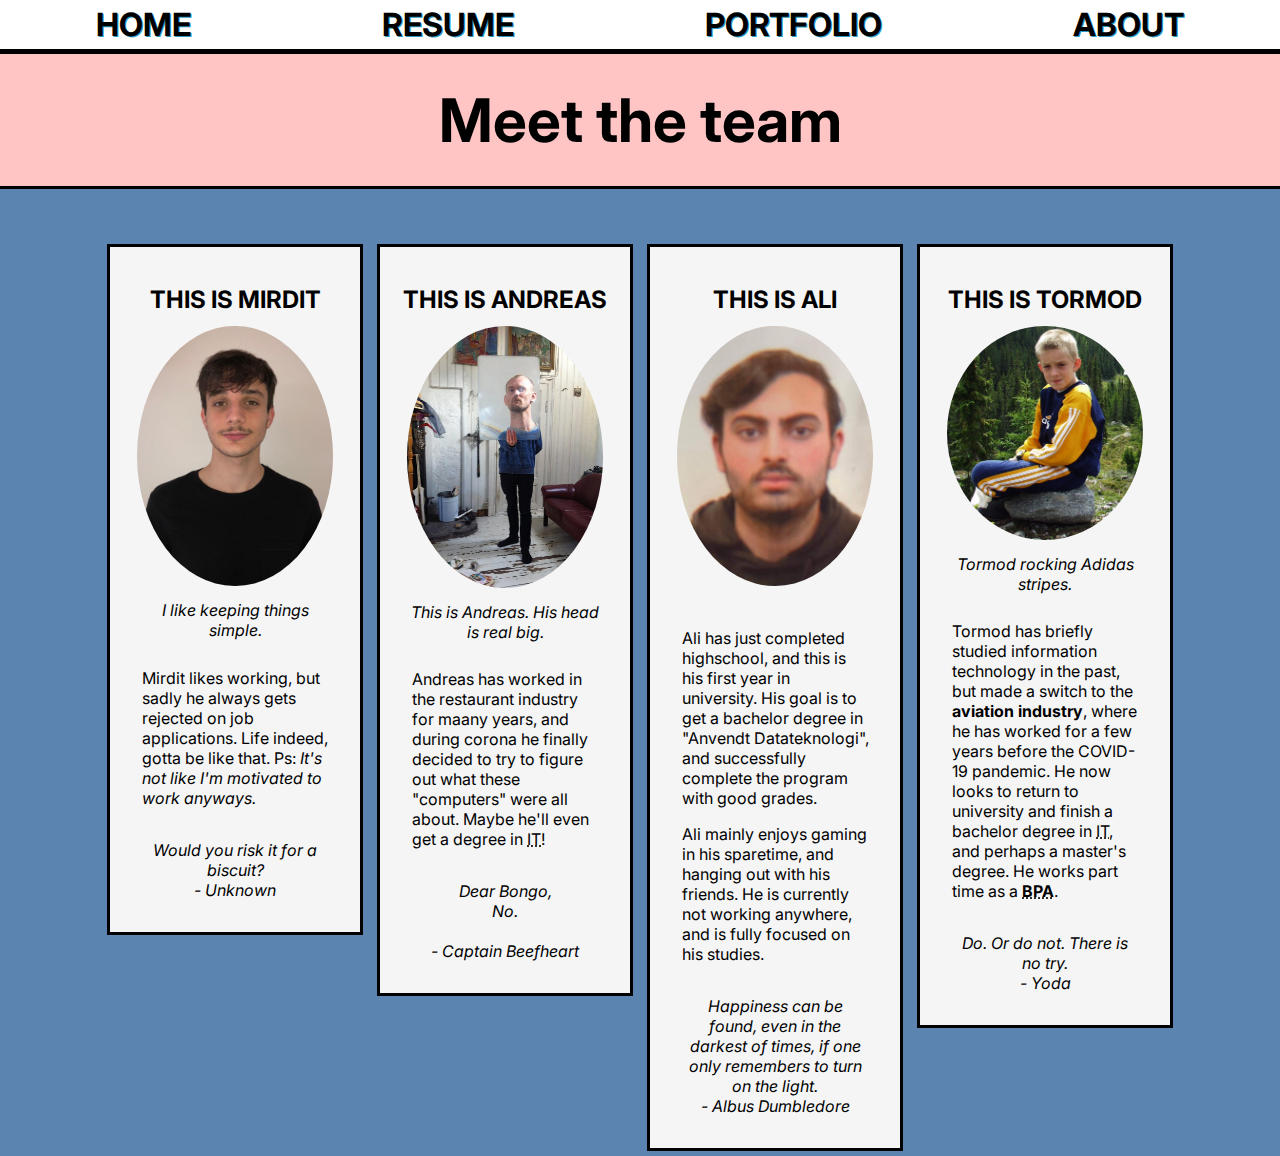
<file: index.html>
<!DOCTYPE html>
<html lang="en">
<head>
    <meta charset="UTF-8">
    <meta http-equiv="X-UA-Compatible" content="IE=edge">
    <meta name="viewport" content="width=device-width, initial-scale=1.0">

    <link rel="stylesheet" href="style.css">
    <title>&lt;DOCTYPE Oblig&gt;</title>
</head>
<body>
    <nav>
        <div class="nav">
            <a href="index.html">HOME</a>
            <a href="resume.html">RESUME</a>
            <a href="portfolio.html">PORTFOLIO</a>
            <a href="about.html">ABOUT</a>
        </div>
    </nav>


    <main>
        <div class="main-heading">
            <h1>Meet the team</h1>
        </div>
        <div class="person-container ekstra-margin">
            <div class="person">
                <article>
                    <h2>THIS IS MIRDIT</h2>
                    <figure>
                        <img class="personalImage" src="img/MirditBilde.jpg" alt="Bilde av Mirdit">
                        <figcaption>
                            I like keeping things simple.
                        </figcaption>

                    </figure>
                    <p>Mirdit likes working, but sadly he always gets rejected on job applications. Life indeed, gotta be like that. Ps: <i>It's not like I'm motivated to work anyways.</i></p>
                    <blockquote > Would you risk it for a biscuit?
                        <br> - Unknown</blockquote>
                </article>
            </div>


            <div class="person">
                <article>
                    <h2>THIS IS ANDREAS</h2>
                    <figure>
                        <img class="personalImage" src="img/Andreas1.jpg" alt="">
                        <figcaption>
                            This is Andreas. His head is real big.
                        </figcaption>
                    </figure>
                    <p>
                        Andreas has worked in the restaurant industry for maany years, and during corona he finally decided to try to figure out what these "computers" were all about.
                        Maybe he'll even get a degree in <abbr title="Information Technology">IT</abbr>!
                    </p>

                    <blockquote cite="https://forums.stevehoffman.tv/threads/captain-beefheart-and-u2.1000451/">Dear Bongo, <br> No.
                        <br>
                        <br> - Captain Beefheart</blockquote>
                </article>
            </div>


            <div class="person">
                <article>
                    <h2>THIS IS ALI</h2>
                    <figure>
                        <img class="personalImage" src="img/ali.png" alt="">
                    </figure>
                    <p>
                        Ali has just completed highschool, and this is his first year in university. His goal is to get a bachelor degree in "Anvendt Datateknologi", and successfully complete the program with good grades.</p>
                    <p>
                        Ali mainly enjoys gaming in his sparetime, and hanging out with his friends.
                        He is currently not working anywhere, and is fully focused on his studies.
                    </p>
                    <blockquote cite="https://www.goalcast.com/quotes-from-our-favorite-movie-heroes/">Happiness can be found, even in the darkest of times, if one only remembers to turn on the light.<br>
                        - Albus Dumbledore 
                    </blockquote>
                </article>
            </div>


            <div class="person">
                <article>
                    <h2>THIS IS TORMOD</h2>
                    <figure>
                        <img class="personalImage" src="img/tormod.jpg" alt="" title="A young Tormod">
                        <figcaption>
                            Tormod rocking Adidas stripes.
                        </figcaption>
                    </figure>
                    <p>
                        Tormod has briefly studied information technology in the past, but made a switch to the <strong>aviation industry</strong>, where he has worked for a few years before the COVID-19 pandemic.
                        He now looks to return to university and finish a bachelor degree in <abbr title="Information Technology">IT</abbr>, and perhaps a master's degree. He works part time as a <strong><abbr title="Brukerstyrt personlig assistent">BPA</abbr></strong>.
                    </p>
                    <blockquote cite="https://www.starwars.com/news/the-starwars-com-10-best-yoda-quotes">Do. Or do not. There is no try. <br> - Yoda</blockquote>
                </article>

            </div>
        </div>
    </main>


</body>
</html>
</file>
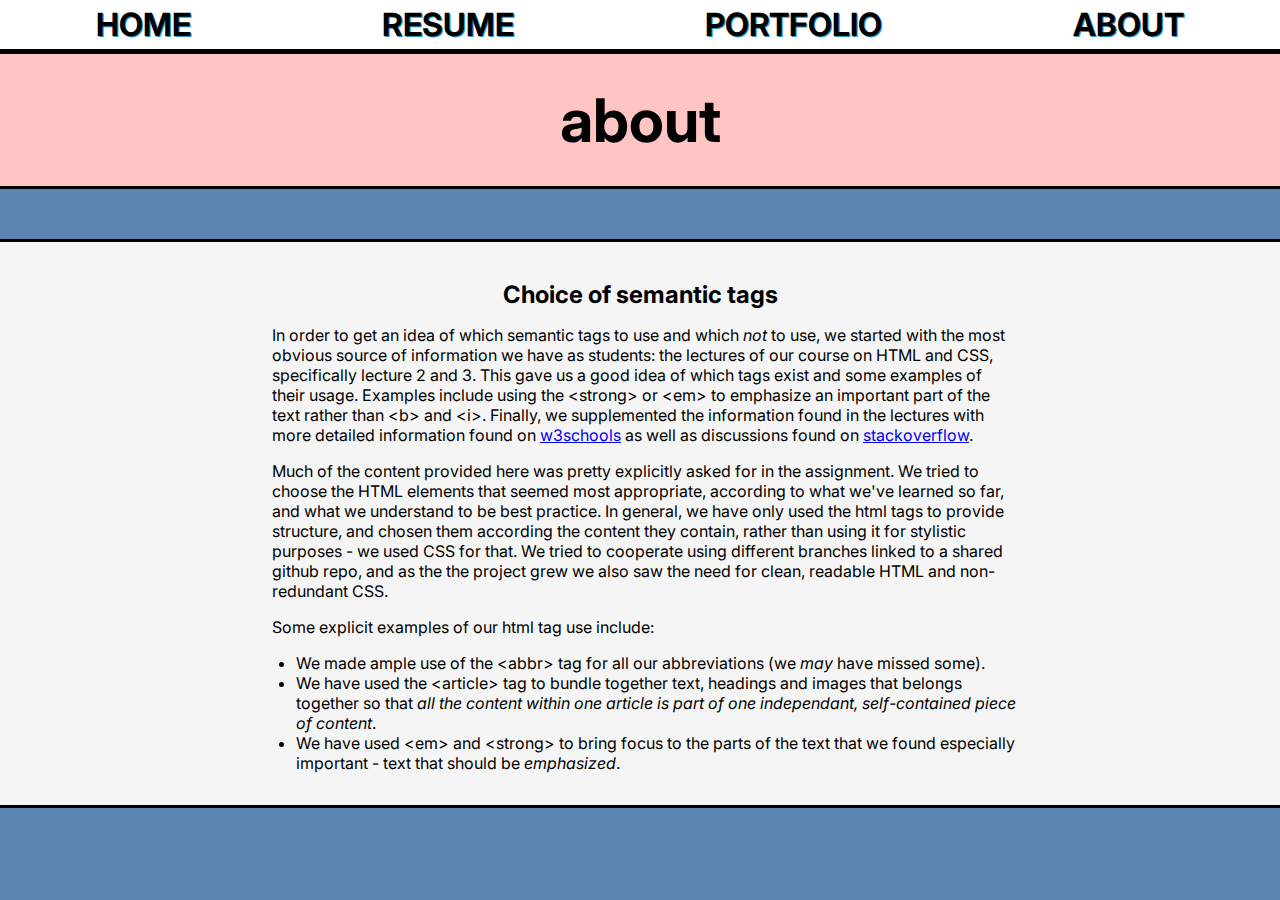
<file: about.html>
<!DOCTYPE html>
<html lang="en">
<head>
    <meta charset="UTF-8">
    <meta http-equiv="X-UA-Compatible" content="IE=edge">
    <meta name="viewport" content="width=device-width, initial-scale=1.0">

    <link rel="stylesheet" href="style.css">

    <title>&lt;DOCTYPE Oblig&gt;</title>
</head>
<body>
    <nav>
        <div class="nav">
            <a href="index.html">HOME</a>
            <a href="resume.html">RESUME</a>
            <a href="portfolio.html">PORTFOLIO</a>
            <a href="about.html">ABOUT</a>
        </div>
    </nav>

    <main>
        <div class="main-heading">
            <h1>about</h1>
        </div>
        <div class="ekstra-margin"></div>
        <article id="about-article">
            <h2>Choice of semantic tags</h2>
            <p> In order to get an idea of which semantic tags to use and which <em>not</em> to use, we started with the most obvious source of information we have as students: 
                the lectures of our course on HTML and CSS, specifically lecture 2 and 3. This gave us a good idea of which tags exist and some examples of their usage. Examples 
                include using the <code>&lt;strong&gt;</code> or <code>&lt;em&gt;</code> to emphasize an important part of the text rather than &lt;b&gt; and &lt;i&gt;. 
                Finally, we supplemented the information found in the lectures with more detailed information found on <a href="https://www.w3schools.com/">w3schools</a> as well as discussions found on <a href="https://stackoverflow.com/">stackoverflow</a>.
            </p>
            <p>               
                Much of the content provided here was pretty explicitly asked for in the assignment. We tried to choose the HTML elements that seemed most appropriate, according to what we've learned so far, and what we understand to be best practice.
                In general, we have only used the html tags to provide structure, and chosen them according the content they contain, rather than using it for stylistic purposes - we used CSS for that.
                We tried to cooperate using different branches linked to a shared github repo, and as the the project grew we also saw the need for clean, readable HTML and non-redundant CSS.
            </p>
            <p>Some explicit examples of our html tag use include:</p>
                <ul>
                    <li>We made ample use of the <code>&lt;abbr&gt;</code> tag for all our abbreviations (we <em>may</em> have missed some).</li>
                    <li>We have used the <code>&lt;article&gt;</code> tag to bundle together text, headings and images that belongs together so that <em>all the content within one article is part of one independant, self-contained piece of content</em>.</li>
                    <li>We have used <code>&lt;em&gt;</code> and <code>&lt;strong&gt;</code> to bring focus to the parts of the text that we found especially important - text that should be <em>emphasized</em>.</li>
                </ul>
            
            
        </article>
    </main>

</body>
</html>
</file>
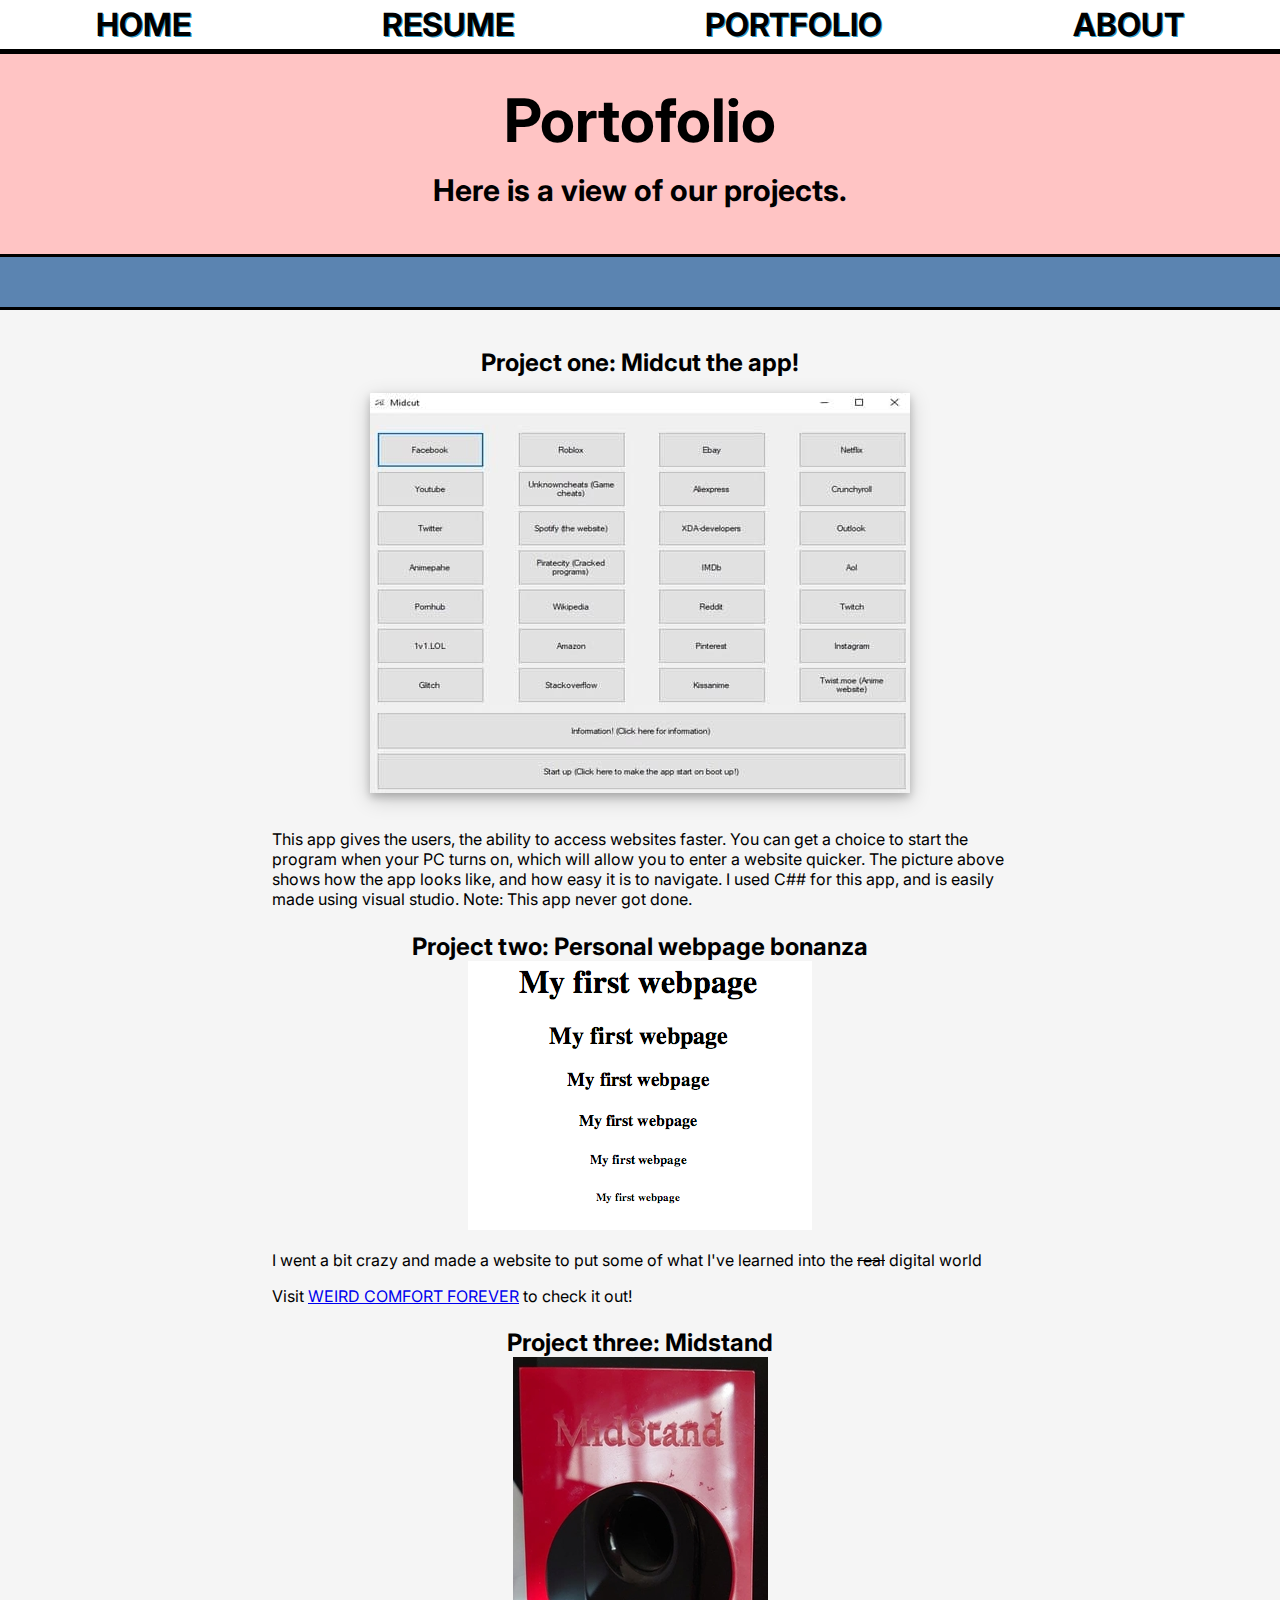
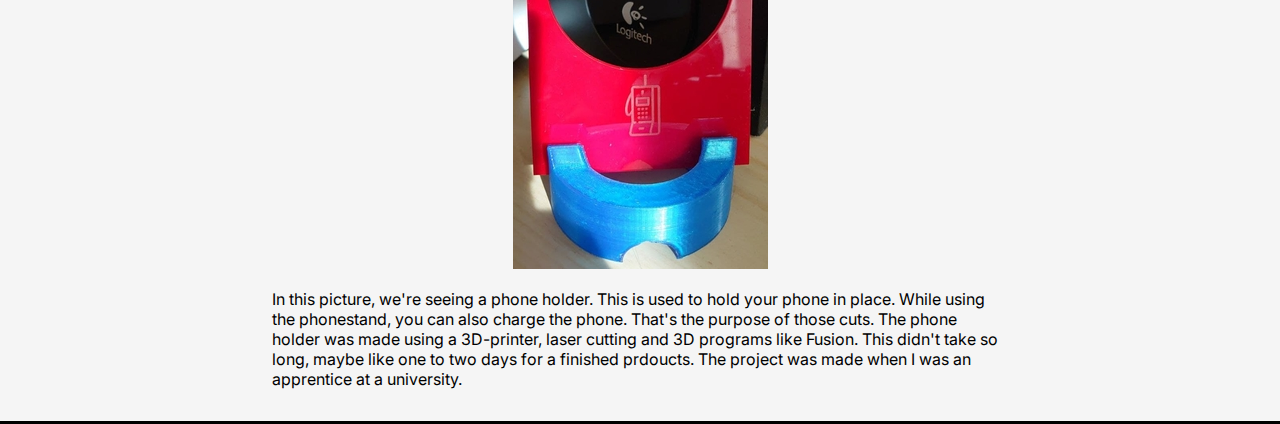
<file: portfolio.html>
<!DOCTYPE html>
<html lang="en">
<head>
    <meta charset="UTF-8">
    <meta http-equiv="X-UA-Compatible" content="IE=edge">
    <meta name="viewport" content="width=device-width, initial-scale=1.0">

    <link rel="stylesheet" href="style.css">

    <title>&lt;DOCTYPE Oblig&gt;</title>
</head>
<body>
    <nav>
        <div class="nav">
            <a href="index.html">HOME</a>
            <a href="resume.html">RESUME</a>
            <a href="portfolio.html">PORTFOLIO</a>
            <a href="about.html">ABOUT</a>
        </div>
    </nav>

    <main>
        <div class="main-heading">
            <h1>Portofolio</h1>
            <p style="text-align:center;"> Here is a view of our projects.</p>
        </div>

        <section class="ekstra-margin">
            <article>
                <h2>Project one: Midcut the app!</h2>
                    <img src="img/midcutapp.jpg" alt="Shortcut app" style="box-shadow: 0 4px 8px 0 rgba(0, 0, 0, 0.2), 0 6px 20px 0 rgba(0, 0, 0, 0.19);margin:1em;">
                <p>This app gives the users, the ability to access websites faster. You can get a choice to start the program when your PC turns on, which will allow you to enter a website quicker.
                    The picture above shows how the app looks like, and how easy it is to navigate. I used C## for this app, and is easily made using visual studio. Note: This app never got done.
                </p>
            </article>

            <article>
                <h2> Project two: Personal webpage bonanza</h2>
                <img src= "img/myfirst.jpg" alt="teit bilde">
                <p>I went a bit crazy and made a website to put some of what I've learned into the <s>real</s> digital world</p>
                <p>Visit  <a href="http://www.weirdcomfortforever.xyz">WEIRD COMFORT FOREVER</a> to check it out!  </p>
            </article>

            <article>
                <h2>Project three: Midstand</h2>
                <img src="img/Midstand.jpg" alt="Phoneholder">
                <p> In this picture, we're seeing a phone holder. This is used to hold your phone in place.
                    While using the phonestand, you can also charge the phone. That's the purpose of those cuts.
                    The phone holder was made using a 3D-printer, laser cutting and 3D programs like Fusion.
                    This didn't take so long, maybe like one to two days for a finished prdoucts.
                    The project was made when I was an apprentice at a university.</p>
            </article>
        </section>
    </main>

</body>
</html>
</file>
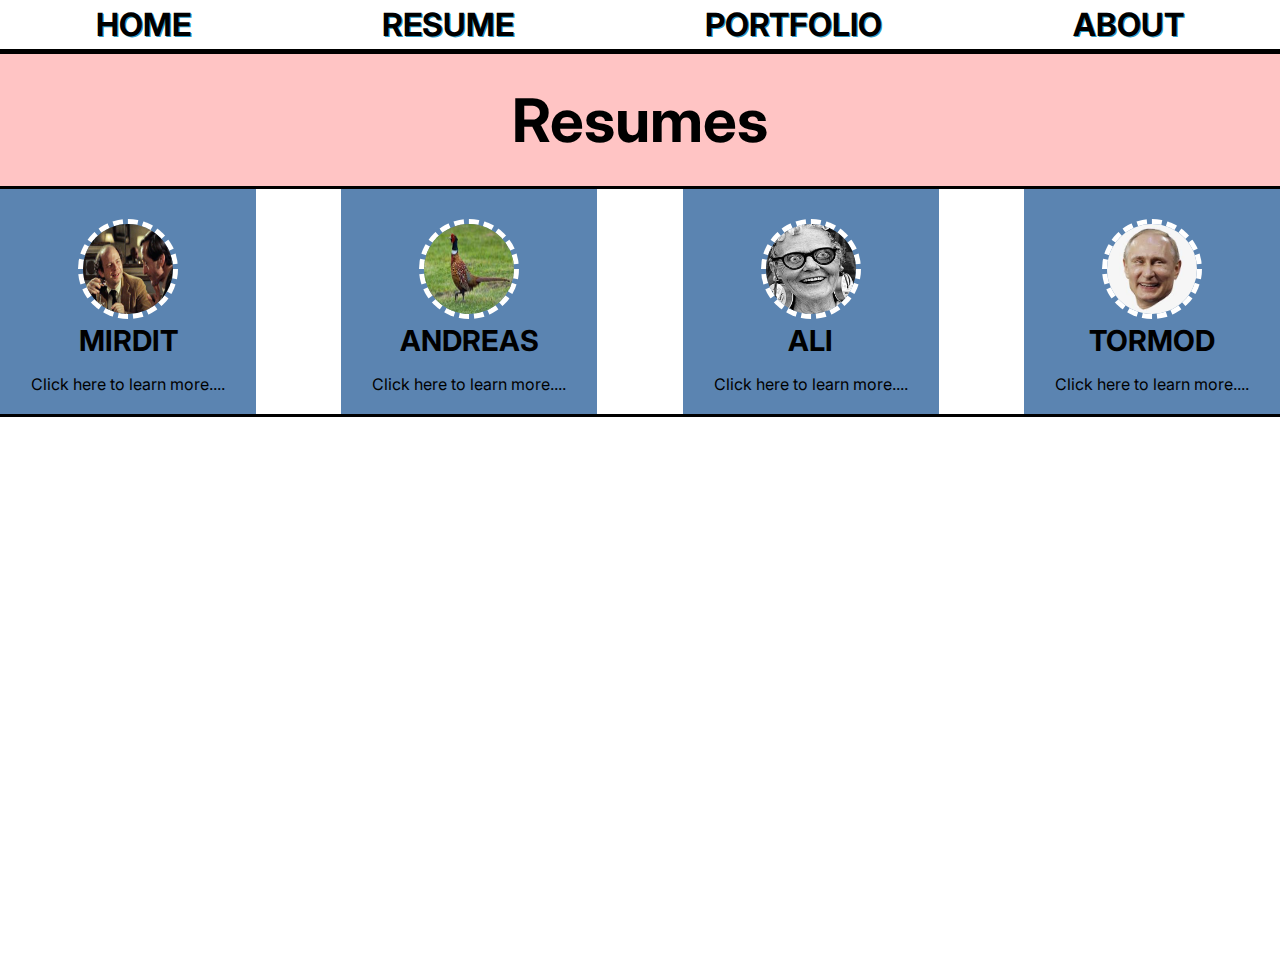
<file: resume.html>
<!DOCTYPE html>
<html lang="en">
<head>
    <meta charset="UTF-8">
    <meta http-equiv="X-UA-Compatible" content="IE=edge">
    <meta name="viewport" content="width=device-width, initial-scale=1.0">
    <link rel="stylesheet" href="style.css">
    <link rel="stylesheet" href="resumeStyle.css">

    <title>ABOUT</title>
</head>

<body>

    <!-- NAV GREIER !!!-->
    <nav>
        <div class="nav">
            <a href="index.html">HOME</a>
            <a href="resume.html">RESUME</a>
            <a href="portfolio.html">PORTFOLIO</a>
            <a href="about.html">ABOUT</a>
        </div>
</nav>

<main>
    <div class="main-heading">
        <h1>Resumes</h1>
    </div>

<!-- THUMBNAIL GREIER !!! -->
    <div class="folks">

        <div class="member">
            <div class="mirdit" onclick="toggleContent1()">
                <div class="picture">
                    <img src="img/dinner.jpg" alt="">

                </div>
                <h3>MIRDIT</h3>
                <div class="bio">
                    <p>Click here to learn more....</p>
                </div>
            </div>
        </div>

        <div class="member">
            <div class="andreas" onclick="toggleContent2()">
            <div class="picture">
                <img src="img/fasan2.jpg" alt="">

            </div>
            <h3>ANDREAS</h3>
            <div class="bio">
                <p>Click here to learn more....</p>
            </div>
            </div>
        </div>

        <div class="member">
            <div class="ali" onclick="toggleContent3()">
            <div class="picture">
                <img src="img/hefitg-1.jpg" alt="">

            </div>
            <h3>ALI</h3>
            <div class="bio">
                <p>Click here to learn more....</p>
            </div>
            </div>

        </div>

        <div class="member">
            <div class="tormod" onclick="toggleContent4()">
            <div class="picture">
                <img src="img/putin.jpeg" alt="">

            </div>
            <h3>TORMOD</h3>
            <div class="bio">
                <p>Click here to learn more....</p>
            </div>
        </div>
        </div>


    </div>



<!-- ACTUAL RESUME GREIER -->
    <div class="resume-container">

        <div class="res-mirdit" id="res-mirdit">
            <div class="header">
                <h3>MIRDIT</h3>
            </div>
            <div class="content">
                <div class="education">
                    <h4>EDUCATION</h4>
                        <div class="edu-card">

                            <h5>Anvendt data, Oslomet</h5>
                            <hr>
                            <h6>2021 - Ongoing</h6>
                            <hr>
                            <p>Technolgy, prototyping, Webdesign and Programming</p>

                        </div>
                        <div class="edu-card">

                            <h5>Påbygg, Etterstad VGS</h5>
                            <hr>
                            <h6>2020 - 2021</h6>
                            <hr>
                            <p>Basic school, math, norwegian etc...</p>

                        </div>
                        <div class="edu-card">

                            <h5> Data teknologi, Kuben VGS</h5>
                            <hr>
                            <h6>2019 - 2020</h6>
                            <hr>
                            <p>prototyping, Arduino, programming and more...</p>

                        </div>


                </div>

                <div class="work">
                    <h4>WORK EXPERIENCE</h4>
                    <div class="job-card">

                        <h5>Delivery, DP Ski</h5>
                        <hr>
                        <h6>2020 - Ongoing</h6>
                        <hr>
                        <p>Delivery boy</p>

                    </div>
                    <div class="job-card">

                        <h5>Helper, Bravida AS</h5>
                        <hr>
                        <h6> Some weeks</h6>
                        <hr>
                        <p> Connecting cables and a technician.</p>

                    </div>



                </div>
                <div class="skills">
                    <h4>SKILLS & LANGUAGES</h4>
                        <div class="skill-card">

                            <h5> Designing </h5>
                            <hr>
                            <p> I like designing </p>

                        </div>
                        <div class="skill-card">

                            <h5>Albanian, Norwegian and English </h5>
                            <hr>
                            <p>I speak those languages.</p>

                        </div>
                        <div class="skill-card">

                            <h5> Driving </h5>
                            <hr>
                            <p>I can drive :)!</p>

                        </div>
                        

                </div>
                <div class="hobbys">
                    <h4>HOBBIES</h4>
                    <div class="hobby-card">
                        <ul>
                            <li>Gaming</li>
                            
                            <li>Designing</li>
                            
                            <li>Video editing</li>
                            
                            <li>Anime</li>
                            
                        </ul>

                    </div>
                    </div>

            </div>

        </div>






        <div class="res-andreas" id="res-andreas">
            <div class="header">
                <h3>ANDREAS</h3>
            </div>
            <div class="content">
                <div class="education">
                    <h4>EDUCATION</h4>
                    <div class="edu-card">

                        <h5>Thor Heyerdahl VGS</h5>
                        <hr>
                        <h6>2006 - 2009</h6>
                        <hr>
                        <p>Basic videregående skole</p>

                    </div>
                    <div class="edu-card">

                        <h5>Anvendt Datateknologi, Oslomet</h5>
                        <hr>
                        <h6>2021 - 2024</h6>
                        <hr>
                        <p>Bachelorgrad</p>

                    </div>


                </div>

                <div class="work">
                    <h4>WORK EXPERIENCE</h4>
                    <div class="job-card">

                        <h5>Driftssjef, BLÅ</h5>
                        <hr>
                        <h6>2021 - dd</h6>
                        <hr>
                        <p>Ansvarlig for driften av BLÅ</p>

                    </div>
                    <div class="job-card">

                        <h5>Daglig Leder, Mohn</h5>
                        <hr>
                        <h6>2019 - 2021</h6>
                        <hr>
                        <p>Grunnlegger, medeier, og daglig leder på restauranten MOHN</p>

                    </div>
                    <div class="job-card">

                        <h5>Barsjef, Vippa</h5>
                        <hr>
                        <h6>2017 - 2019</h6>
                        <hr>
                        <p>Ansvarlig for bardriften på mathallen Vippa </p>

                    </div>




                </div>
                <div class="skills">
                    <h4>SKILLS</h4>
                    <div class="skill-card">

                        <h5>Jekketrallekjøring</h5>
                        <hr>
                        <p>Kan kjøre jekketralle med kirurgisk presisjon</p>

                    </div>
                    <div class="skill-card">

                        <h5>Javascript</h5>
                        <hr>
                        <p>Medium minus god på javascript</p>

                    </div>
                    <div class="skill-card">

                        <h5>Sketchup</h5>
                        <hr>
                        <p>God praktisk kunnskap om 3d-modellering i sketchup</p>

                    </div>

                </div>
                <div class="hobbys">
                    <h4>HOBBIES</h4>
                    <div class="hobby-card">
                        <ul>
                            <li>Food</li>
                            
                            <li>Music</li>
                            
                            <li>Tech stuff</li>
                            
                            <li>Building stuff from garbage</li>
                            
                        </ul>

                    </div>

                </div>

            </div>

        </div>









        <div class="res-ali" id="res-ali">
            <div class="header">
                <h3>ALI</h3>
            </div>
            <div class="content">
                <div class="education">
                    <h4>EDUCATION</h4>
                    <div class="edu-card">

                        <h5>Rommen Skole 1-10</h5>
                        <hr>
                        <h6>2008-2018</h6>
                        <hr>
                        <p>Grunnskole</p>

                    </div>
                    <div class="edu-card">

                        <h5>Stovner Videregående Skole</h5>
                        <hr>
                        <h6>2018-2021</h6>
                        <hr>
                        <p>3 years studiespesialisering</p>

                    </div>



                </div>

                <div class="work">
                    <h4>WORK EXPERIENCE</h4>
                    <div class="job-card">

                        <h5>Linderud Andelsgård</h5>
                        <hr>
                        <h6>3 weeks</h6>
                        <hr>
                        <p>Summer job.</p>

                    </div>

                </div>
                <div class="skills">
                    <h4>SKILLS & LANGUAGES</h4>
                    <div class="skill-card">

                        <h5>Norwegian, English, Urdu</h5>
                        <hr>
                        <p>Norwegian and English fluently, Urdu only spoken.</p>

                    </div>
                    <div class="skill-card">

                        <h5>Microsoft Application</h5>
                        <hr>
                        <p>Good with those!</p>

                    </div>
                    <div class="skill-card">

                        <h5>Organized, Service minded, good communicator.</h5>
                        <hr>
                        <p>What more can you ask for?</p>

                    </div>

                </div>
                <div class="hobbys">
                    <h4>HOBBIES</h4>
                    <div class="hobby-card">
                        <ul>
                            <li>Gaming</li>
                            
                            <li>Hanging out with friends</li>
                            
                        </ul>

                    </div>

                </div>

            </div>

        </div>

        <div class="res-tormod" id="res-tormod">
            <div class="header">
                <h3>TORMOD</h3>
            </div>
            <div class="content">
                <div class="education">
                    <h4>EDUCATION</h4>
                    <div class="edu-card">

                        <h5>Information Technology, <abbr title="University of Oslo">UiO</abbr></h5>
                        <hr>
                        <h6>2009 - 2011</h6>
                        <hr>
                        <p>90 study points within <abbr title="Information Technology">IT and Maths. Aborted to pursue other interests.</abbr></p>

                    </div>
                    <div class="edu-card">

                        <h5>Air Traffic Control, <abbr title="University of North Dakota">UND</abbr></h5>
                        <hr>
                        <h6>2012-2013</h6>
                        <hr>
                        <p>1 year course to obtain an <abbr title="Air Traffic Controller">ATC</abbr> trainee license. Completed.</p>

                    </div>
                    <div class="edu-card">

                        <h5>Information Technology, Oslomet</h5>
                        <hr>
                        <h6>2021-present</h6>
                        <hr>
                        <p>Hopefully a bachelor degree will be completed this time around...</p>

                    </div>


                </div>

                <div class="work">
                    <h4>WORK EXPERIENCE</h4>
                    <div class="job-card">

                        <h5><abbr title="Lufttrafikktjenestefullmektig">LTTF, Avinor FS</abbr></h5>
                        <hr>
                        <h6>2013-2019</h6>
                        <hr>
                        <p>Working at the <abbr title="Air Traffic Control Centre">ATTC</abbr> in Stavanger.</p>

                    </div>
                    <div class="job-card">

                        <h5>Simulator Operator, Integra Aviation</h5>
                        <hr>
                        <h6>2019-2020</h6>
                        <hr>
                        <p>Training <abbr title="Air Traffic Controllers">ATCs</abbr> in simulated exercises.</p>

                    </div>
                    <div class="job-card">

                        <h5><abbr title="Brukerstyrt Personlig Assistent">BPA</abbr>, Prima Assistanse</h5>
                        <hr>
                        <h6>2021-present</h6>
                        <hr>
                        <p>Personal assistant to a person with special needs.</p>

                    </div>



                </div>
                <div class="skills">
                    <h4>SKILLS & LANGUAGES</h4>
                    <div class="skill-card">

                        <h5>A real gamer</h5>
                        <hr>
                        <p>Good at pwning noobz.</p>

                    </div>
                    <div class="skill-card">

                        <h5>Puzzle solver</h5>
                        <hr>
                        <p>Loves mental challenges and making sense of things.</p>

                    </div>


                </div>
                <div class="hobbys">
                    <h4>HOBBIES</h4>
                    <div class="hobby-card">
                        <ul>
                            <li>Gaming</li>
                            
                            <li>Drinking</li>
                            
                            <li>Watching anime</li>
                            
                        </ul>

                    </div>

                </div>


            </div>

        </div>



    </div>



</main>





    <script src="resumeScript.js"></script>

</body>

</html>
</file>
<file: style.css>
@import url("https://fonts.googleapis.com/css2?family=Inter&display=swap");

* {
  margin: 0;
  padding: 0;
  box-sizing: border-box;
  text-align: center;
  font-family: "Inter", sans-serif;
}

body {
  background-color: #5b84b1ff;
  font-family: "Inter", sans-serif;
}

.nav {
  display: flex;
  align-items: center;
  justify-content: space-around;
  top: 0;
  width: 100%;
  height: 6vh;
  border-bottom: 5px solid black;
  background-color: white;
  font-family: "Inter", sans-serif;
}

.nav a {
  text-decoration: none;
  color: rgb(0, 0, 0);
  font-size: 2rem;
  font-weight: bolder;
  text-shadow: 1px 1px rgb(45, 154, 197);
}

.nav a:hover {
  background-color: black;
  color: white;
}

.main-container {
  margin-top: 20px;
  display: flex;
  flex-direction: row;
  justify-content: center;
  align-items: center;
}

.person-container {
  width: 100%;
  text-align: center;
  vertical-align: middle;
  justify-content: space-around;
  align-items: center;
}
.person {
  border: solid;
  background: whitesmoke;
  margin: 5px;
  padding: 1rem;
  width: 20%;
  vertical-align: top;
  text-align: left;
  display: inline-block;
}
.person > article > figure {
  text-align: center;
  padding: 0.7rem;
}
.person > article > h2 {
  text-align: center;
}
figcaption {
  font-style:italic;
}

.personalImage {
  max-width: 100%;
  width: 100%;
  border-radius: 50%;
  margin-bottom: 10px;
}
blockquote {
  font-style: italic;
  padding: 1rem;
}

.main-heading {
  padding: 30px;
  background: rgb(255, 196, 196);
  color: black;
  font-size: 30px;
  font-weight: bolder;
  border-bottom: solid;
}
.ekstra-margin {
  margin-top: 50px;
}

#about-article {
  padding-top: 1em;
  padding-bottom: 1em;
  border-top: solid;
  border-bottom: solid;
  background: whitesmoke;
  padding-left: 20%;
  padding-right: 20%;
}

section {
  padding-top: 1em;
  padding-bottom: 1em;
  border-top: solid;
  border-bottom: solid;
  background: whitesmoke;
  padding-left: 20%;
  padding-right: 20%;
}

p {
  margin: 1rem;
  text-align: left;
}

h2 {
  margin-top: 1.4rem;
}
ul {
  display: block; 
  list-style-type: disc;
  margin-top: 1em; 
  margin-bottom: 1em; 
  margin-left: 0; 
  margin-right: 0; 
  padding-left: 40px;
}
li {
  text-align: left;
}
</file>
<file: resumeStyle.css>
@import url("https://fonts.googleapis.com/css2?family=Inter&display=swap");

* {
  margin: 0;
  padding: 0;
  box-sizing: border-box;
  font-family: "Inter", sans-serif;
}

body {
  background-color: white;
  display: flex;
  flex-direction: column;
}

main {
  position: relative;
  min-height: 100vh;
}

.folks {
  display: flex;
  flex-direction: row;
  justify-content: space-between;
  border-bottom: 3px solid black;
}

.folks h3 {
  font-weight: bolder;
}

.member {
  background-color: #5b84b1ff;
  cursor: pointer;
  width: 20%;
}

.member h3 {
  font-size: 1.8rem;
}

.member p {
  margin-bottom: 20px;
}

.mirdit,
.andreas,
.ali,
.tormod {
  display: flex;
  flex-direction: column;
  align-items: center;
  justify-content: center;
}

.folks img {
  width: 100px;
  height: 100px;
  margin-top: 30px;
  border-radius: 50%;
  border: 5px dashed white;
}

/* RESUME TOGGLE STUFF */

.resume-container {
  display: flex;
  margin: auto;
  justify-content: center;
  width: 100%;
  margin-top: 40px;
}

.res-mirdit h3,
.res-andreas h3,
.res-ali h3,
.res-tormod h3 {
  display: flex;
  justify-content: center;
  background-color: white;
  font-size: 3rem;
  font-weight: bolder;
}

.content h4 {
  font-size: 1.5rem;
  text-decoration: underline;
}

.content h5 {
  font-size: 1.2rem;
}

.content h6 {
  font-size: 0.8rem;
}

.content p {
  font-size: 0.8rem;
}

.content li {
  list-style-type: none;
}

.res-mirdit,
.res-andreas,
.res-ali,
.res-tormod {
  display: none;
  width: 80%;
}

.content {
  padding: 20px;
  width: 100%;
  display: flex;
  flex-direction: row;
  justify-content: space-between;
  background-color: rgb(247, 239, 128);
  border-top: 5px solid black;
}

.job-card,
.skill-card,
.edu-card,
.hobby-card {
  background-color: rgb(255, 246, 246);
  padding: 10px;
  margin: 10px;
  box-shadow: 1px 1px rgb(248, 214, 214);
}
</file>
